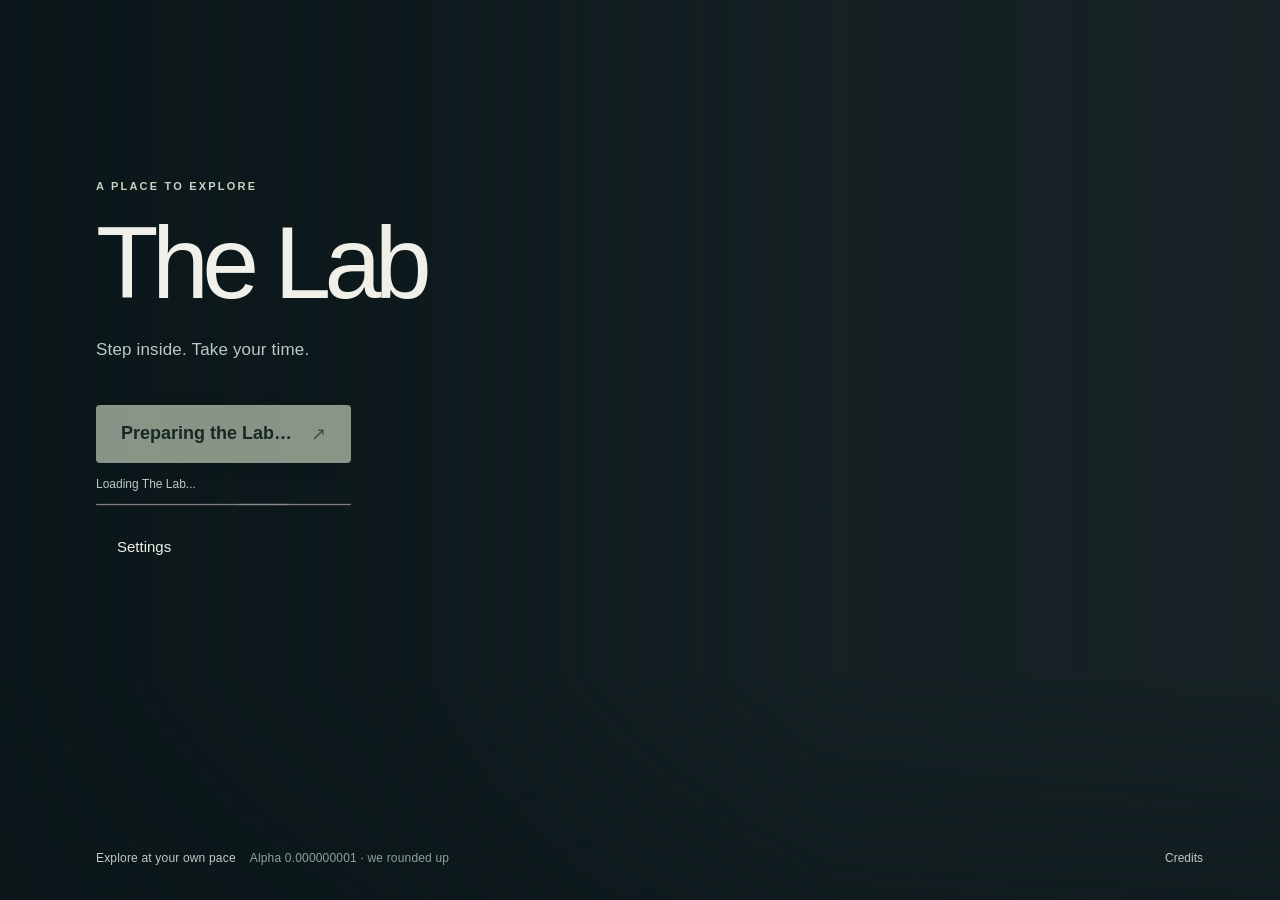
<file: index.html>
<!doctype html>
<html lang="en">
<head>
<meta charset="utf-8">
<meta name="viewport" content="width=device-width, initial-scale=1">
<meta name="theme-color" content="#172326">
<meta name="description" content="Step inside The Lab. A place to look around, explore, and discover.">
<title>The Lab</title>
  <script type="module" crossorigin src="./assets/index-BN50THMq.js"></script>
  <link rel="modulepreload" crossorigin href="./assets/three-DTMrJ6a5.js">
  <link rel="modulepreload" crossorigin href="./assets/startup-C_Owwhfk.js">
</head>
<body>
<div id="app"></div>
<noscript>The Lab needs JavaScript enabled to load the world.</noscript>
</body>
</html>
</file>
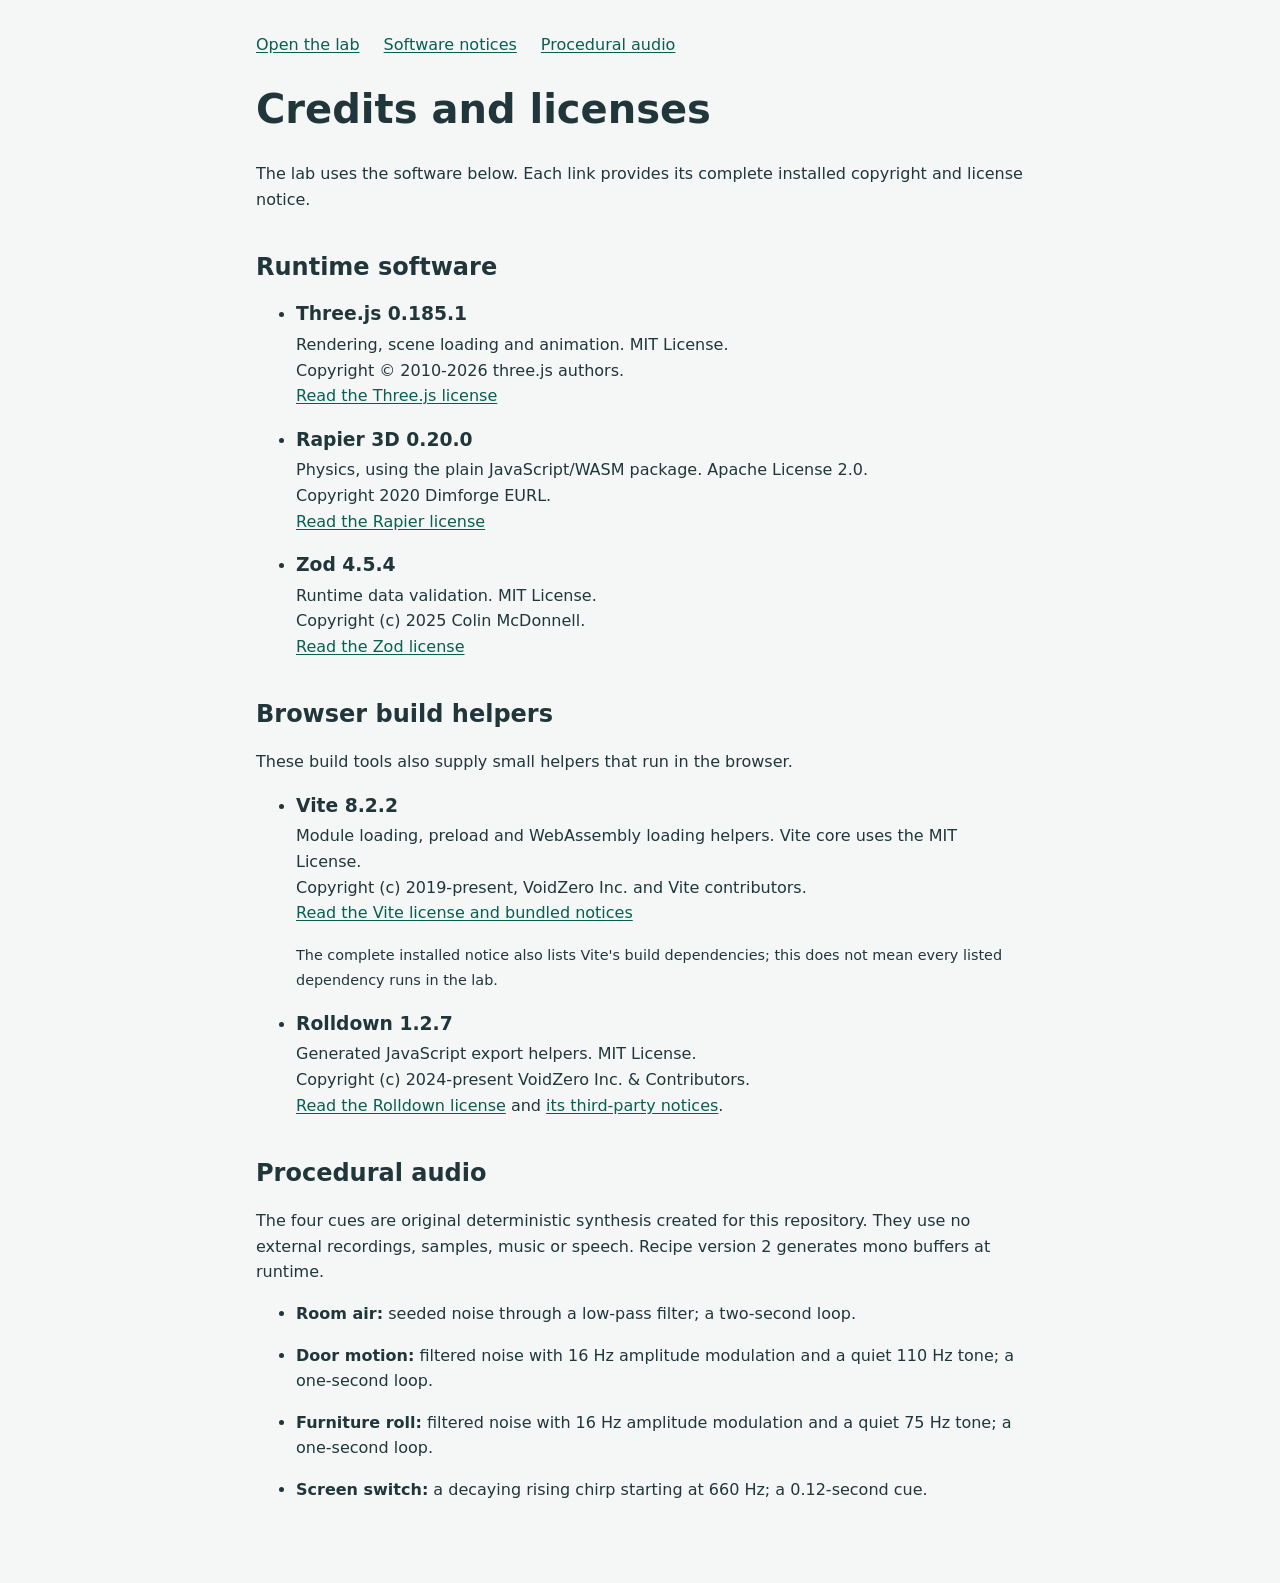
<file: credits/index.html>
<!doctype html>
<html lang="en">
<head>
<meta charset="utf-8">
<meta name="viewport" content="width=device-width, initial-scale=1">
<title>Lab - Credits and licenses</title>
<style>
:root { color-scheme: light; font-family: system-ui, sans-serif; color: #20363b; background: #f4f7f6; }
body { margin: 0; line-height: 1.6; }
main { max-width: 48rem; margin: 0 auto; padding: 2rem 1.25rem 4rem; }
h1, h2, h3 { line-height: 1.25; }
h1 { font-size: clamp(1.8rem, 5vw, 2.5rem); }
h2 { margin-top: 2.5rem; }
h3 { margin-bottom: .4rem; }
a { color: #075e52; text-underline-offset: .15em; }
a:focus-visible { outline: 3px solid #b05700; outline-offset: 4px; }
li { margin-block: 1rem; }
.notice { margin-top: .25rem; }
nav { display: flex; flex-wrap: wrap; gap: .6rem 1.5rem; }
small { font-size: .9rem; }
</style>
</head>
<body>
<main>
<header>
<nav aria-label="Credits navigation"><a href="../">Open the lab</a><a href="#software">Software notices</a><a href="#audio">Procedural audio</a></nav>
<h1>Credits and licenses</h1>
<p>The lab uses the software below. Each link provides its complete installed copyright and license notice.</p>
</header>
<section aria-labelledby="software">
<h2 id="software">Runtime software</h2>
<ul>
<li><h3>Three.js 0.185.1</h3><p class="notice">Rendering, scene loading and animation. MIT License.<br>Copyright &copy; 2010-2026 three.js authors.<br><a href="./licenses/three-0.185.1-LICENSE.txt">Read the Three.js license</a></p></li>
<li><h3>Rapier 3D 0.20.0</h3><p class="notice">Physics, using the plain JavaScript/WASM package. Apache License 2.0.<br>Copyright 2020 Dimforge EURL.<br><a href="./licenses/rapier3d-0.20.0-LICENSE.txt">Read the Rapier license</a></p></li>
<li><h3>Zod 4.5.4</h3><p class="notice">Runtime data validation. MIT License.<br>Copyright (c) 2025 Colin McDonnell.<br><a href="./licenses/zod-4.5.4-LICENSE.txt">Read the Zod license</a></p></li>
</ul>
<h2>Browser build helpers</h2>
<p>These build tools also supply small helpers that run in the browser.</p>
<ul>
<li><h3>Vite 8.2.2</h3><p class="notice">Module loading, preload and WebAssembly loading helpers. Vite core uses the MIT License.<br>Copyright (c) 2019-present, VoidZero Inc. and Vite contributors.<br><a href="./licenses/vite-8.2.2-LICENSE.txt">Read the Vite license and bundled notices</a></p><small>The complete installed notice also lists Vite's build dependencies; this does not mean every listed dependency runs in the lab.</small></li>
<li><h3>Rolldown 1.2.7</h3><p class="notice">Generated JavaScript export helpers. MIT License.<br>Copyright (c) 2024-present VoidZero Inc. &amp; Contributors.<br><a href="./licenses/rolldown-1.2.7-LICENSE.txt">Read the Rolldown license</a> and <a href="./licenses/rolldown-1.2.7-THIRD-PARTY-LICENSE.txt">its third-party notices</a>.</p></li>
</ul>
</section>
<section aria-labelledby="audio">
<h2 id="audio">Procedural audio</h2>
<p>The four cues are original deterministic synthesis created for this repository. They use no external recordings, samples, music or speech. Recipe version 2 generates mono buffers at runtime.</p>
<ul>
<li><strong>Room air:</strong> seeded noise through a low-pass filter; a two-second loop.</li>
<li><strong>Door motion:</strong> filtered noise with 16 Hz amplitude modulation and a quiet 110 Hz tone; a one-second loop.</li>
<li><strong>Furniture roll:</strong> filtered noise with 16 Hz amplitude modulation and a quiet 75 Hz tone; a one-second loop.</li>
<li><strong>Screen switch:</strong> a decaying rising chirp starting at 660 Hz; a 0.12-second cue.</li>
</ul>
</section>
</main>
</body>
</html>
</file>
